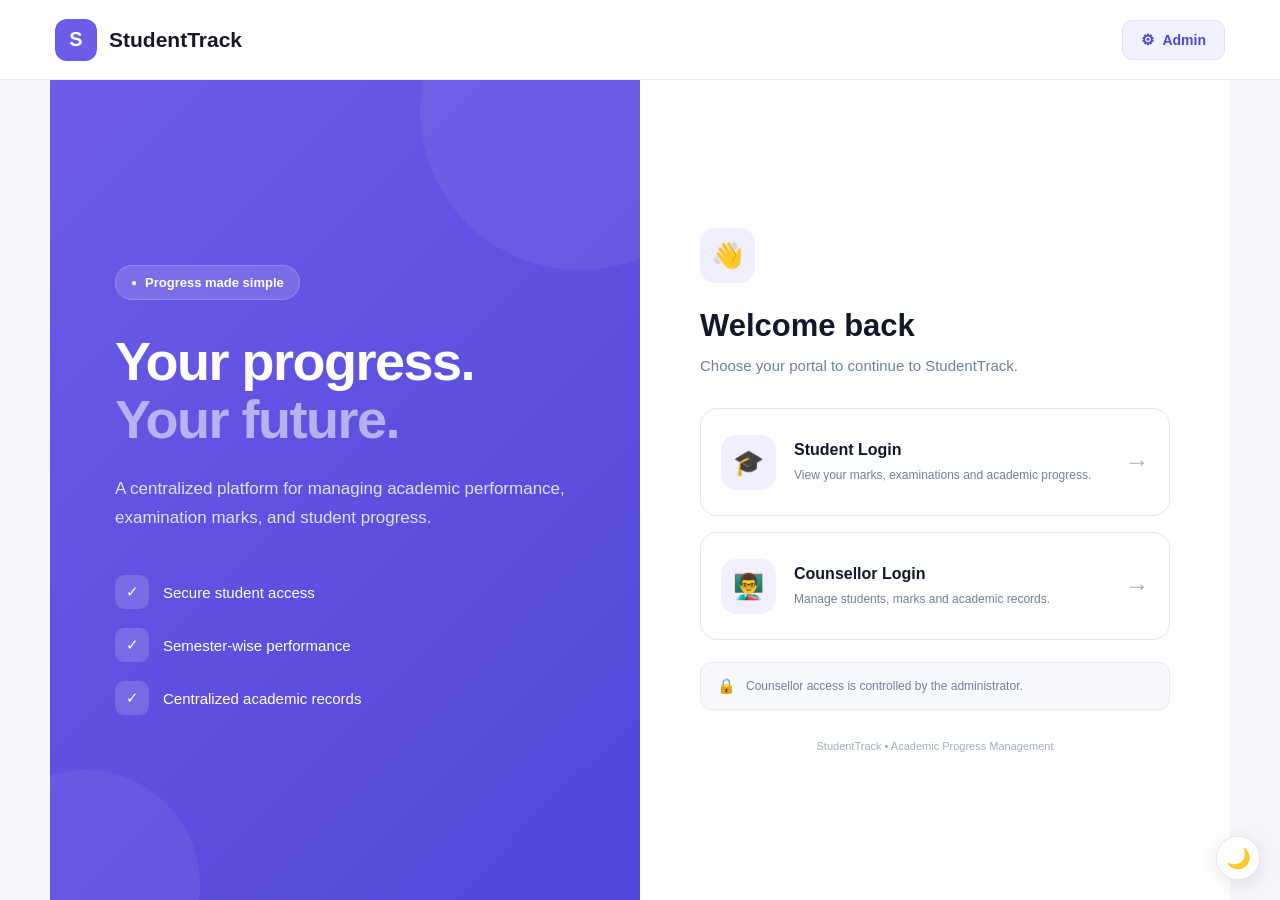
<file: index.html>
<!DOCTYPE html>
<html lang="en">

<head>

    <meta charset="UTF-8">

    <meta
        name="viewport"
        content="width=device-width, initial-scale=1.0"
    >

    <title>StudentTrack | Academic Progress Management</title>

    <link
        rel="stylesheet"
        href="./index.css"
    >

    <link rel="stylesheet" href="./dark-mode.css">
    <script src="./dark-mode.js"></script>

</head>


<body>

    <!-- =========================================
         NAVBAR
    ========================================== -->

    <header class="navbar">

        <div class="nav-logo">

            <div class="logo-icon">
                S
            </div>

            <span>
                StudentTrack
            </span>

        </div>


        <!-- ADMIN BUTTON -->

        <a
            href="./admin.html"
            class="admin-button"
        >

            <span class="admin-icon">
                ⚙
            </span>

            Admin

        </a>

    </header>



    <!-- =========================================
         MAIN
    ========================================== -->

    <main class="main-container">


        <!-- =====================================
             LEFT SIDE
        ====================================== -->

        <section class="hero-section">

            <div class="hero-content">

                <div class="small-badge">
                    <span>●</span>
                    Progress made simple
                </div>


                <h1>

                    Your progress.

                    <br>

                    <span>
                        Your future.
                    </span>

                </h1>


                <p class="hero-description">

                    A centralized platform for managing
                    academic performance, examination
                    marks, and student progress.

                </p>


                <!-- FEATURES -->

                <div class="features">


                    <div class="feature-item">

                        <div class="feature-icon">
                            ✓
                        </div>

                        <span>
                            Secure student access
                        </span>

                    </div>


                    <div class="feature-item">

                        <div class="feature-icon">
                            ✓
                        </div>

                        <span>
                            Semester-wise performance
                        </span>

                    </div>


                    <div class="feature-item">

                        <div class="feature-icon">
                            ✓
                        </div>

                        <span>
                            Centralized academic records
                        </span>

                    </div>


                </div>

            </div>


            <!-- DECORATIVE CIRCLES -->

            <div class="circle circle-one"></div>

            <div class="circle circle-two"></div>

        </section>



        <!-- =====================================
             RIGHT SIDE
        ====================================== -->

        <section class="portal-section">

            <div class="portal-box">


                <div class="welcome-icon">
                    👋
                </div>


                <h2>
                    Welcome back
                </h2>


                <p class="welcome-text">

                    Choose your portal to continue
                    to StudentTrack.

                </p>



                <!-- =================================
                     STUDENT LOGIN
                ================================== -->

                <a
                    href="./login.html"
                    class="portal-card"
                >

                    <div class="portal-card-icon student-icon">
                        🎓
                    </div>


                    <div class="portal-card-content">

                        <h3>
                            Student Login
                        </h3>

                        <p>
                            View your marks, examinations
                            and academic progress.
                        </p>

                    </div>


                    <div class="arrow">
                        →
                    </div>

                </a>



                <!-- =================================
                     COUNSELLOR LOGIN
                ================================== -->

                <a
                    href="./counsellor.html"
                    class="portal-card"
                >

                    <div class="portal-card-icon counsellor-icon">
                        👨‍🏫
                    </div>


                    <div class="portal-card-content">

                        <h3>
                            Counsellor Login
                        </h3>

                        <p>
                            Manage students, marks
                            and academic records.
                        </p>

                    </div>


                    <div class="arrow">
                        →
                    </div>

                </a>



                <!-- INFORMATION -->

                <div class="portal-info">

                    <span>
                        🔒
                    </span>

                    <p>
                        Counsellor access is controlled
                        by the administrator.
                    </p>

                </div>



                <div class="footer-text">

                    StudentTrack • Academic Progress Management

                </div>


            </div>

        </section>

    </main>



    <!-- =========================================
         JAVASCRIPT
    ========================================== -->

    <button id="darkToggleFloat" class="dark-toggle-float"></button>

    <script
        src="./index.js"
    ></script>

</body>

</html>
</file>
<file: index.css>
/* =========================================
   RESET
========================================= */

* {
    margin: 0;
    padding: 0;
    box-sizing: border-box;
}


body {

    font-family:
        Arial,
        Helvetica,
        sans-serif;

    background: #f5f6fb;

    color: #111827;

    min-height: 100vh;
}



/* =========================================
   NAVBAR
========================================= */

.navbar {

    height: 80px;

    width: 100%;

    display: flex;

    align-items: center;

    justify-content: space-between;

    padding: 0 55px;

    background: white;

    border-bottom: 1px solid #e8eaf0;

}


/* LOGO */

.nav-logo {

    display: flex;

    align-items: center;

    gap: 12px;

    font-size: 21px;

    font-weight: 700;

    color: #171729;
}


.logo-icon {

    width: 42px;

    height: 42px;

    border-radius: 12px;

    background: #6c5ce7;

    color: white;

    display: flex;

    align-items: center;

    justify-content: center;

    font-size: 20px;

    font-weight: 700;

}


/* ADMIN BUTTON */

.admin-button {

    display: flex;

    align-items: center;

    gap: 8px;

    padding: 10px 18px;

    border-radius: 10px;

    background: #f2f1ff;

    color: #5146d9;

    text-decoration: none;

    font-size: 14px;

    font-weight: 600;

    border: 1px solid #e3e0ff;

    transition: 0.2s;

}


.admin-button:hover {

    background: #e7e5ff;

    transform: translateY(-1px);

}


.admin-icon {

    font-size: 15px;

}



/* =========================================
   MAIN CONTAINER
========================================= */

.main-container {

    max-width: 1180px;

    min-height: calc(100vh - 80px);

    margin: auto;

    display: grid;

    grid-template-columns: 1fr 1fr;

    background: white;

    overflow: hidden;

}



/* =========================================
   HERO SECTION
========================================= */

.hero-section {

    position: relative;

    overflow: hidden;

    background:
        linear-gradient(
            135deg,
            #6c5ce7,
            #5146d9
        );

    color: white;

    padding: 80px 65px;

    display: flex;

    align-items: center;

}


.hero-content {

    position: relative;

    z-index: 2;

    max-width: 510px;

}


/* BADGE */

.small-badge {

    display: inline-flex;

    align-items: center;

    gap: 8px;

    padding: 9px 15px;

    border-radius: 30px;

    background: rgba(255,255,255,0.14);

    border: 1px solid rgba(255,255,255,0.18);

    font-size: 13px;

    font-weight: 600;

    margin-bottom: 32px;

}


.small-badge span {

    font-size: 10px;

}



/* HERO TITLE */

.hero-content h1 {

    font-size: 54px;

    line-height: 1.08;

    letter-spacing: -1.5px;

    margin-bottom: 27px;

}


.hero-content h1 span {

    opacity: 0.55;

}



/* DESCRIPTION */

.hero-description {

    font-size: 17px;

    line-height: 1.7;

    color: rgba(255,255,255,0.82);

    margin-bottom: 42px;

}



/* =========================================
   FEATURES
========================================= */

.features {

    display: flex;

    flex-direction: column;

    gap: 19px;

}


.feature-item {

    display: flex;

    align-items: center;

    gap: 14px;

    font-size: 15px;

}


.feature-icon {

    width: 34px;

    height: 34px;

    border-radius: 9px;

    background: rgba(255,255,255,0.15);

    display: flex;

    align-items: center;

    justify-content: center;

    font-size: 15px;

}



/* =========================================
   DECORATIVE CIRCLES
========================================= */

.circle {

    position: absolute;

    border-radius: 50%;

    background: rgba(255,255,255,0.06);

}


.circle-one {

    width: 320px;

    height: 320px;

    top: -130px;

    right: -100px;

}


.circle-two {

    width: 230px;

    height: 230px;

    bottom: -100px;

    left: -80px;

}



/* =========================================
   PORTAL SECTION
========================================= */

.portal-section {

    background: #ffffff;

    display: flex;

    align-items: center;

    justify-content: center;

    padding: 60px;

}


.portal-box {

    width: 100%;

    max-width: 480px;

}



/* WELCOME ICON */

.welcome-icon {

    width: 55px;

    height: 55px;

    border-radius: 15px;

    background: #f0efff;

    display: flex;

    align-items: center;

    justify-content: center;

    font-size: 25px;

    margin-bottom: 25px;

}


.portal-box h2 {

    font-size: 31px;

    margin-bottom: 10px;

    color: #111827;

}


.welcome-text {

    color: #718096;

    font-size: 15px;

    margin-bottom: 30px;

    line-height: 1.6;

}



/* =========================================
   PORTAL CARDS
========================================= */

.portal-card {

    width: 100%;

    min-height: 108px;

    padding: 20px;

    display: flex;

    align-items: center;

    gap: 18px;

    text-decoration: none;

    color: inherit;

    border: 1px solid #e5e7eb;

    border-radius: 17px;

    margin-bottom: 16px;

    transition:
        transform 0.2s,
        box-shadow 0.2s,
        border-color 0.2s;

}


.portal-card:hover {

    transform: translateY(-3px);

    border-color: #cfcaff;

    box-shadow:
        0 12px 30px rgba(0,0,0,0.08);

}



/* PORTAL ICON */

.portal-card-icon {

    width: 55px;

    height: 55px;

    min-width: 55px;

    border-radius: 15px;

    display: flex;

    align-items: center;

    justify-content: center;

    font-size: 25px;

}


.student-icon {

    background: #f0efff;

}


.counsellor-icon {

    background: #f2f0ff;

}



/* CARD CONTENT */

.portal-card-content {

    flex: 1;

}


.portal-card-content h3 {

    font-size: 16px;

    margin-bottom: 7px;

    color: #111827;

}


.portal-card-content p {

    font-size: 12px;

    line-height: 1.5;

    color: #718096;

}



/* ARROW */

.arrow {

    font-size: 24px;

    color: #a0aec0;

    transition: 0.2s;

}


.portal-card:hover .arrow {

    color: #5146d9;

    transform: translateX(4px);

}



/* =========================================
   INFO BOX
========================================= */

.portal-info {

    margin-top: 22px;

    padding: 14px 16px;

    display: flex;

    align-items: center;

    gap: 10px;

    border-radius: 11px;

    background: #f8f9fc;

    border: 1px solid #e8eaf0;

    color: #718096;

    font-size: 12px;

}


.portal-info span {

    font-size: 15px;

}



/* =========================================
   FOOTER
========================================= */

.footer-text {

    text-align: center;

    margin-top: 30px;

    font-size: 11px;

    color: #a0aec0;

}



/* =========================================
   RESPONSIVE
========================================= */

@media (max-width: 950px) {

    .navbar {

        padding: 0 25px;

    }


    .main-container {

        grid-template-columns: 1fr;

        margin: 0;

    }


    .hero-section {

        padding: 60px 40px;

    }


    .portal-section {

        padding: 60px 40px;

    }


    .hero-content h1 {

        font-size: 45px;

    }

}


@media (max-width: 600px) {

    .navbar {

        height: 70px;

        padding: 0 18px;

    }


    .nav-logo {

        font-size: 18px;

    }


    .logo-icon {

        width: 38px;

        height: 38px;

    }


    .admin-button {

        padding: 8px 12px;

    }


    .hero-section {

        padding: 50px 25px;

    }


    .portal-section {

        padding: 45px 20px;

    }


    .hero-content h1 {

        font-size: 38px;

    }


    .hero-description {

        font-size: 15px;

    }


    .portal-box h2 {

        font-size: 27px;

    }


    .portal-card {

        padding: 16px;

    }

}
</file>
<file: dark-mode.css>
/* =========================================================
   STUDENTTRACK - SHARED DARK MODE
   dark-mode.css — Include on every page
========================================================= */

/* FLOATING TOGGLE (for pages without a sidebar) */
.dark-toggle-float {
    position: fixed;
    bottom: 20px;
    right: 20px;
    width: 44px;
    height: 44px;
    border-radius: 50%;
    border: 1px solid #e2e8f0;
    background: white;
    color: #1e293b;
    font-size: 20px;
    cursor: pointer;
    z-index: 9999;
    display: flex;
    align-items: center;
    justify-content: center;
    box-shadow: 0 4px 20px rgba(0,0,0,0.1);
    transition: transform 0.2s, background 0.2s;
}
.dark-toggle-float:hover {
    transform: scale(1.1);
    background: #f1f5f9;
}
[data-theme="dark"] .dark-toggle-float {
    background: #334155;
    border-color: #475569;
    color: white;
    box-shadow: 0 4px 20px rgba(0,0,0,0.3);
}
[data-theme="dark"] .dark-toggle-float:hover {
    background: #475569;
}

/* =========================================================
   LOGIN / INDEX / ADMIN DARK OVERRIDES
   These use hardcoded colors so we override by element
========================================================= */

/* -- General body/bg -- */
[data-theme="dark"] body {
    background: #0f172a;
    color: #f1f5f9;
}

/* -- Index page -- */
[data-theme="dark"] .navbar {
    background: #1e293b;
    border-color: #334155;
}
[data-theme="dark"] .nav-logo { color: #f1f5f9; }
[data-theme="dark"] .admin-button {
    background: #334155;
    color: #93c5fd;
    border-color: #475569;
}
[data-theme="dark"] .main-container { background: #0f172a; }
[data-theme="dark"] .portal-section { background: #0f172a; }
[data-theme="dark"] .portal-box h2 { color: #f1f5f9; }
[data-theme="dark"] .welcome-text { color: #94a3b8; }
[data-theme="dark"] .portal-card {
    background: #1e293b;
    border-color: #334155;
    color: #f1f5f9;
}
[data-theme="dark"] .portal-card:hover { border-color: #3b82f6; }
[data-theme="dark"] .portal-card-content h3 { color: #f1f5f9; }
[data-theme="dark"] .portal-card-content p { color: #94a3b8; }
[data-theme="dark"] .portal-info {
    background: #1e293b;
    border-color: #334155;
    color: #94a3b8;
}
[data-theme="dark"] .welcome-icon { background: #334155; }
[data-theme="dark"] .footer-text { color: #475569; }
[data-theme="dark"] .student-icon,
[data-theme="dark"] .counsellor-icon { background: #334155; }

/* -- Login pages (student + counsellor) -- */
[data-theme="dark"] .login-section { background: #0f172a; }
[data-theme="dark"] .login-box {
    background: #1e293b;
    box-shadow: 0 25px 70px rgba(0,0,0,0.3);
}
[data-theme="dark"] .login-box h1 { color: #f1f5f9; }
[data-theme="dark"] .subtitle { color: #94a3b8; }
[data-theme="dark"] .login-icon { background: #334155; }
[data-theme="dark"] label { color: #94a3b8; }
[data-theme="dark"] .input-container {
    border-color: #334155;
    background: #0f172a;
}
[data-theme="dark"] .input-container input {
    background: transparent;
    color: #f1f5f9;
}
[data-theme="dark"] .input-container > span { color: #64748b; }
[data-theme="dark"] .info-box {
    background: #0f172a;
    border-color: #334155;
    color: #94a3b8;
}
[data-theme="dark"] .back-link { color: #94a3b8; }

/* -- Admin page -- */
[data-theme="dark"] .login-page { background: linear-gradient(135deg, #0f172a, #1e293b); }
[data-theme="dark"] .login-card {
    background: #1e293b;
    box-shadow: 0 25px 70px rgba(0,0,0,0.3);
}
[data-theme="dark"] .login-card h1 { color: #f1f5f9; }
[data-theme="dark"] .login-card > p { color: #94a3b8; }
[data-theme="dark"] .login-card label { color: #94a3b8; }
[data-theme="dark"] .login-card input {
    background: #0f172a;
    border-color: #334155;
    color: #f1f5f9;
}
[data-theme="dark"] .admin-logo { background: #334155; }
[data-theme="dark"] .dashboard-page { background: #0f172a; }
[data-theme="dark"] .main-content { background: #0f172a; }
[data-theme="dark"] .stat-card {
    background: #1e293b;
    border-color: #334155;
}
[data-theme="dark"] .stat-card span { color: #94a3b8; }
[data-theme="dark"] .stat-card strong { color: #f1f5f9; }
[data-theme="dark"] .stat-icon { background: #334155; }
[data-theme="dark"] .panel {
    background: #1e293b;
    border-color: #334155;
}
[data-theme="dark"] .panel-header p { color: #94a3b8; }
[data-theme="dark"] .panel-header h2 { color: #f1f5f9; }
[data-theme="dark"] .form-group label { color: #94a3b8; }
[data-theme="dark"] .form-group input,
[data-theme="dark"] .form-group select {
    background: #0f172a;
    border-color: #334155;
    color: #f1f5f9;
}
[data-theme="dark"] th { background: #0f172a; color: #94a3b8; }
[data-theme="dark"] td { border-color: #334155; color: #cbd5e1; }
[data-theme="dark"] .admin-badge { background: #334155; color: #93c5fd; }
[data-theme="dark"] .top-header h1 { color: #f1f5f9; }
[data-theme="dark"] .eyebrow { color: #60a5fa; }

/* -- Counsellor dashboard -- */
[data-theme="dark"] .topbar {
    background: #1e293b;
    border-color: #334155;
}
[data-theme="dark"] .topbar h1 { color: #f1f5f9; }
[data-theme="dark"] .topbar p { color: #94a3b8; }
[data-theme="dark"] .user-avatar { background: #334155; color: #60a5fa; }
[data-theme="dark"] .user-info strong { color: #f1f5f9; }
[data-theme="dark"] .user-info small { color: #94a3b8; }
[data-theme="dark"] .welcome-card { background: linear-gradient(135deg, #1e3a5f, #1e293b); }
[data-theme="dark"] .section-header h2 { color: #f1f5f9; }
[data-theme="dark"] .section-header p { color: #94a3b8; }
[data-theme="dark"] .action-card {
    background: #1e293b;
    border-color: #334155;
}
[data-theme="dark"] .action-card h3 { color: #f1f5f9; }
[data-theme="dark"] .action-card p { color: #94a3b8; }
[data-theme="dark"] .action-icon { background: #334155; }
[data-theme="dark"] .table-container,
[data-theme="dark"] .modal-table-container {
    background: #1e293b;
    border-color: #334155;
}
[data-theme="dark"] tbody tr:hover td { background: rgba(255,255,255,0.03); }
[data-theme="dark"] tbody tr:nth-child(even) td { background: #1a2332; }
[data-theme="dark"] .student-card {
    background: #1e293b;
    border-color: #334155;
}
[data-theme="dark"] .student-card h3 { color: #f1f5f9; }
[data-theme="dark"] .student-card .email { color: #94a3b8; }
[data-theme="dark"] .student-avatar { background: #334155; color: #60a5fa; }
[data-theme="dark"] .student-id { background: #334155; color: #60a5fa; }
[data-theme="dark"] .form-card {
    background: #1e293b;
    border-color: #334155;
}
[data-theme="dark"] .modal-content {
    background: #1e293b;
    border-color: #334155;
}
[data-theme="dark"] .modal-header h2 { color: #f1f5f9; }
[data-theme="dark"] .modal-header p { color: #94a3b8; }
[data-theme="dark"] .detail-box {
    background: #0f172a;
    border-color: #334155;
}
[data-theme="dark"] .detail-box span { color: #94a3b8; }
[data-theme="dark"] .detail-box strong { color: #f1f5f9; }
[data-theme="dark"] .close-button { background: #334155; color: #f1f5f9; }
[data-theme="dark"] .loading-card {
    background: #1e293b;
    border-color: #334155;
}
[data-theme="dark"] .attendance-rule {
    background: #0f172a;
    border-color: #334155;
    color: #94a3b8;
}
[data-theme="dark"] .attendance-table-card {
    background: #1e293b;
    border-color: #334155;
}
[data-theme="dark"] .attendance-status-select {
    background: #0f172a;
    border-color: #334155;
    color: #f1f5f9;
}
[data-theme="dark"] .leave-request-card {
    background: #1e293b;
    border-color: #334155;
}
[data-theme="dark"] .leave-detail {
    background: #0f172a;
    border-color: #334155;
}
[data-theme="dark"] .leave-detail strong { color: #f1f5f9; }
[data-theme="dark"] .leave-reason {
    background: #0f172a;
    border-color: #334155;
}
[data-theme="dark"] .leave-reason p { color: #cbd5e1; }
[data-theme="dark"] .leave-filter-group select {
    background: #0f172a;
    border-color: #334155;
    color: #f1f5f9;
}
[data-theme="dark"] .leave-reject-btn {
    background: #1e293b;
    border-color: #ef4444;
    color: #ef4444;
}
[data-theme="dark"] .secondary-button {
    background: #0f172a;
    border-color: #334155;
    color: #f1f5f9;
}

/* -- Hero / Brand sections on login pages -- */
[data-theme="dark"] .hero-section {
    background: linear-gradient(135deg, #1e1b4b, #0f172a);
}
[data-theme="dark"] .brand-section {
    background: linear-gradient(135deg, #1e1b4b, #0f172a);
}
[data-theme="dark"] .brand-content strong { color: #f1f5f9; }
[data-theme="dark"] .brand-content small { color: #94a3b8; }
[data-theme="dark"] .feature strong { color: #f1f5f9; }
[data-theme="dark"] .feature small { color: #94a3b8; }

/* -- Admin sidebar in dark mode -- */
[data-theme="dark"] .sidebar {
    background: #0c1222;
}
[data-theme="dark"] .sidebar-brand span { color: #94a3b8; }
[data-theme="dark"] .sidebar-info { background: rgba(255,255,255,0.05); }
[data-theme="dark"] .sidebar-info p { color: #94a3b8; }

/* -- Counsellor dashboard specific dark overrides -- */
[data-theme="dark"] .nav-item { color: rgba(255,255,255,0.6); }
[data-theme="dark"] .nav-item.active,
[data-theme="dark"] .nav-item:hover { background: #1e293b; color: white; }
[data-theme="dark"] .modal-overlay { background: rgba(0,0,0,0.6); }
[data-theme="dark"] .modal-title { color: #f1f5f9; }
[data-theme="dark"] .table-header h3 { color: #f1f5f9; }
[data-theme="dark"] .table-header p { color: #94a3b8; }
[data-theme="dark"] select,
[data-theme="dark"] input[type="date"],
[data-theme="dark"] input[type="number"],
[data-theme="dark"] input[type="text"] {
    background: #0f172a;
    border-color: #334155;
    color: #f1f5f9;
}
[data-theme="dark"] .empty { color: #64748b; }
[data-theme="dark"] .message { color: #94a3b8; }
</file>
